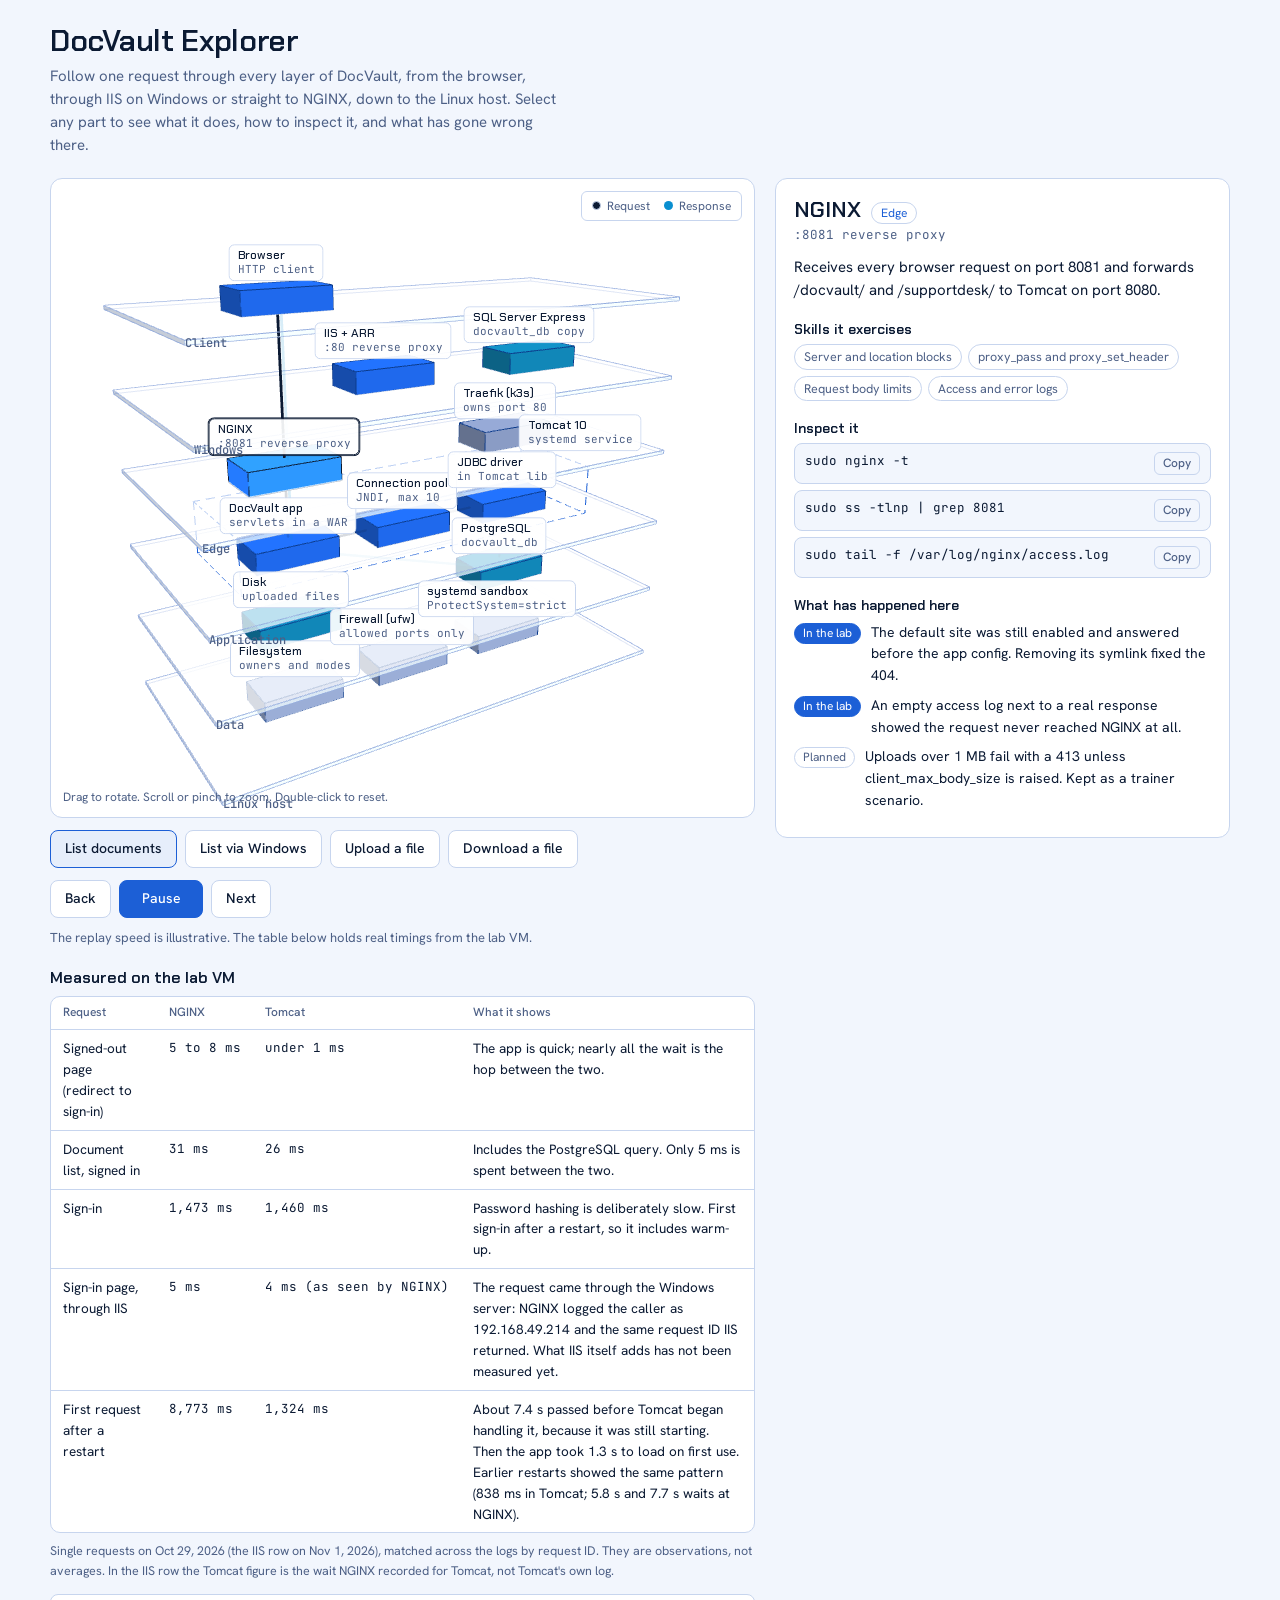
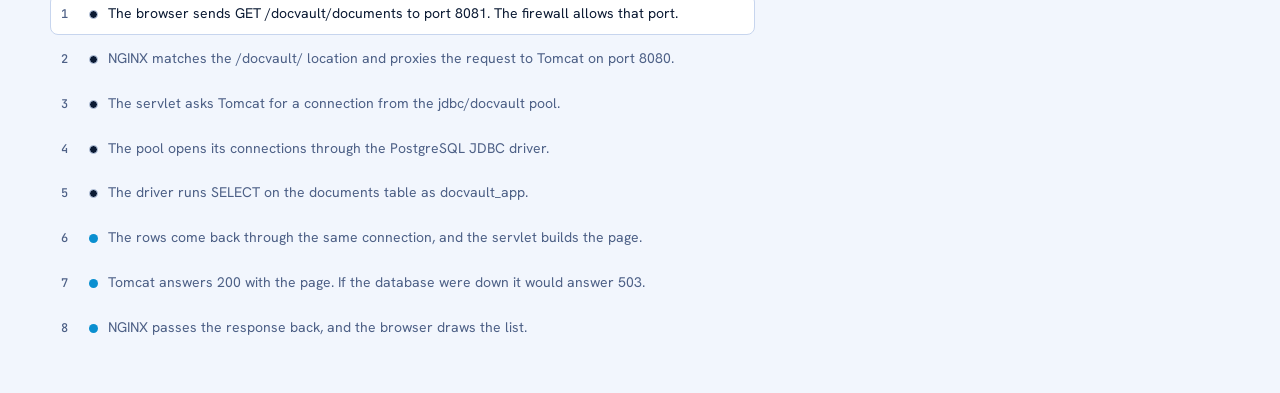
<file: docs/index.html>
<!doctype html>
<html lang="en">
<head>
<meta charset="utf-8">
<meta name="viewport" content="width=device-width, initial-scale=1, viewport-fit=cover">
<meta name="description" content="Interactive 3D walkthrough of how requests flow through DocVault: the Windows route through IIS, NGINX, Tomcat, PostgreSQL and Linux.">
<title>DocVault Explorer</title>
<link rel="stylesheet" href="https://fonts.googleapis.com/css2?family=Chakra+Petch:wght@500;600&family=Hanken+Grotesk:wght@400;500&family=JetBrains+Mono:wght@400;500&display=swap">
<style>
/* Layout: 3D layer stack on the left with a replayable request path beneath it, node details on the right. Dark blue and black first, matching the DocVault app. */
:root {
  --display: "Chakra Petch", "Segoe UI", system-ui, sans-serif;
  --body: "Hanken Grotesk", system-ui, -apple-system, "Segoe UI", sans-serif;
  --mono: "JetBrains Mono", ui-monospace, "SF Mono", Consolas, monospace;
  --bg: #02050b;
  --panel: #06101f;
  --panel-hi: #0a1a35;
  --line: #12264a;
  --text: #d6e3ff;
  --muted: #8ea3cc;
  --blue: #2b7fff;
  --frost: #7dbbff;
  --on-blue: #02050b;
  --chip: rgba(6, 16, 31, 0.86);
  --slab: #0a1a35;
  --slab-edge: #24477f;
  --n-req: #2b7fff;
  --n-data: #7dbbff;
  --n-ext: #44547a;
  --n-os: #33466e;
  --n-edge: #a9ccff;
  --p-req: #ffffff;
  --p-res: #35d4ff;
  --sel: #ffffff;
  color-scheme: dark;
}
@media (prefers-color-scheme: light) {
  :root:not([data-theme="dark"]) {
    --bg: #f2f6fd;
    --panel: #ffffff;
    --panel-hi: #e6eefb;
    --line: #c7d5ee;
    --text: #0b1a33;
    --muted: #4d6086;
    --blue: #1c5fd6;
    --frost: #1c5fd6;
    --on-blue: #ffffff;
    --chip: rgba(255, 255, 255, 0.92);
    --slab: #dde8fb;
    --slab-edge: #93acde;
    --n-req: #1c5fd6;
    --n-data: #0f7aa6;
    --n-ext: #7d8db2;
    --n-os: #8c9dc2;
    --n-edge: #0b3a8a;
    --p-req: #0b1a33;
    --p-res: #0a8fd0;
    --sel: #0b1a33;
    color-scheme: light;
  }
}
:root[data-theme="light"] {
  --bg: #f2f6fd;
  --panel: #ffffff;
  --panel-hi: #e6eefb;
  --line: #c7d5ee;
  --text: #0b1a33;
  --muted: #4d6086;
  --blue: #1c5fd6;
  --frost: #1c5fd6;
  --on-blue: #ffffff;
  --chip: rgba(255, 255, 255, 0.92);
  --slab: #dde8fb;
  --slab-edge: #93acde;
  --n-req: #1c5fd6;
  --n-data: #0f7aa6;
  --n-ext: #7d8db2;
  --n-os: #8c9dc2;
  --n-edge: #0b3a8a;
  --p-req: #0b1a33;
  --p-res: #0a8fd0;
  --sel: #0b1a33;
  color-scheme: light;
}

* { box-sizing: border-box; }
body {
  margin: 0;
  background: var(--bg);
  color: var(--text);
  font: 15px/1.55 var(--body);
  padding-block: 24px 44px;
  padding-left: max(16px, env(safe-area-inset-left, 0px));
  padding-right: max(16px, env(safe-area-inset-right, 0px));
}
.wrap { max-width: 1180px; margin: 0 auto; }
h1 { margin: 0 0 6px; font: 600 30px/1.15 var(--display); letter-spacing: -0.01em; text-wrap: balance; }
.lede { margin: 0 0 20px; max-width: 64ch; color: var(--muted); }
.grid { display: grid; grid-template-columns: minmax(0, 1.55fr) minmax(0, 1fr); gap: 20px; align-items: start; }
.left, .detail { min-width: 0; }
.sr { position: absolute; width: 1px; height: 1px; overflow: hidden; clip: rect(0 0 0 0); white-space: nowrap; }

.viewport { position: relative; height: clamp(380px, 66vw, 640px); background: var(--panel); border: 1px solid var(--line); border-radius: 12px; overflow: hidden; touch-action: pan-y; }
#gl { display: block; width: 100%; height: 100%; }
#labels { position: absolute; inset: 0; pointer-events: none; overflow: hidden; }
.lbl {
  position: absolute; left: 0; top: 0; pointer-events: auto; cursor: pointer; white-space: nowrap; will-change: transform;
  background: var(--chip); color: var(--text); border: 1px solid var(--line); border-radius: 6px; padding: 3px 8px;
  font: 500 12px/1.25 var(--display); text-align: left;
}
.lbl small { display: block; font: 400 11px/1.25 var(--mono); color: var(--muted); }
.lbl:hover { border-color: var(--blue); }
.lbl[aria-pressed="true"] { border-color: var(--sel); box-shadow: 0 0 0 1px var(--sel); }
.layer-name { position: absolute; left: 0; top: 0; pointer-events: none; white-space: nowrap; font: 500 12px/1 var(--mono); color: var(--muted); }
.legend { position: absolute; top: 12px; right: 12px; display: flex; gap: 14px; padding: 5px 10px; background: var(--chip); border: 1px solid var(--line); border-radius: 6px; font-size: 12px; color: var(--muted); }
.legend span { display: inline-flex; align-items: center; gap: 6px; }
.sw, .dir { display: inline-block; width: 9px; height: 9px; border-radius: 50%; flex: none; }
.sw.req, .dir.req { background: var(--p-req); border: 1px solid var(--line); }
.sw.res, .dir.res { background: var(--p-res); }
.hint { position: absolute; left: 12px; bottom: 10px; margin: 0; font-size: 12px; color: var(--muted); }
.nogl { position: absolute; inset: 0; display: grid; place-items: center; margin: 0; padding: 24px; text-align: center; color: var(--muted); }

.controls { display: flex; flex-wrap: wrap; gap: 12px 16px; align-items: center; justify-content: space-between; margin-top: 12px; }
.seg, .play { display: flex; flex-wrap: wrap; gap: 8px; }
.btn { min-height: 38px; padding: 8px 14px; font: 500 14px/1.2 var(--body); color: var(--text); background: var(--panel); border: 1px solid var(--line); border-radius: 8px; cursor: pointer; }
.btn:hover { border-color: var(--blue); }
.btn[aria-pressed="true"] { background: var(--panel-hi); border-color: var(--blue); }
.btn.primary { color: var(--on-blue); background: var(--blue); border-color: var(--blue); min-width: 84px; }
:focus-visible { outline: 2px solid var(--frost); outline-offset: 2px; }
.replay-note { margin: 10px 0 0; font-size: 13px; color: var(--muted); max-width: 70ch; }

.steps { list-style: none; counter-reset: s; margin: 14px 0 0; padding: 0; display: grid; gap: 4px; }
.steps li { counter-increment: s; }
.step { display: flex; gap: 10px; align-items: flex-start; width: 100%; padding: 8px 10px; text-align: left; font: 400 14px/1.45 var(--body); color: var(--muted); background: transparent; border: 1px solid transparent; border-radius: 8px; cursor: pointer; }
.step::before { content: counter(s); min-width: 1.5em; font: 500 12px/1.9 var(--mono); color: var(--muted); }
.step .dir { margin-top: 7px; }
.step:hover { color: var(--text); }
.step[aria-current="step"] { color: var(--text); background: var(--panel); border-color: var(--line); }

.detail { position: sticky; top: 16px; padding: 18px; background: var(--panel); border: 1px solid var(--line); border-radius: 12px; }
.d-head { display: flex; flex-wrap: wrap; align-items: baseline; gap: 4px 10px; }
.detail h2 { margin: 0; font: 600 22px/1.2 var(--display); }
.layer-chip { padding: 1px 9px; font-size: 12px; color: var(--frost); border: 1px solid var(--line); border-radius: 999px; }
.d-sub { margin: 2px 0 0; font: 400 12.5px/1.4 var(--mono); color: var(--muted); }
.what { margin: 12px 0 0; }
.detail h3 { margin: 18px 0 6px; font: 600 14px/1.3 var(--display); color: var(--text); }
.chips { display: flex; flex-wrap: wrap; gap: 6px; list-style: none; margin: 0; padding: 0; }
.chips li { padding: 2px 9px; font-size: 12.5px; color: var(--muted); border: 1px solid var(--line); border-radius: 999px; }
.cmd { display: flex; gap: 8px; align-items: flex-start; margin: 6px 0; padding: 8px 10px; background: var(--bg); border: 1px solid var(--line); border-radius: 8px; }
.cmd code { flex: 1; min-width: 0; font: 400 12.5px/1.5 var(--mono); overflow-wrap: anywhere; }
.copy { flex: none; padding: 2px 8px; font: 500 12px/1.4 var(--body); color: var(--muted); background: transparent; border: 1px solid var(--line); border-radius: 6px; cursor: pointer; }
.copy:hover { color: var(--text); border-color: var(--blue); }
.note { display: flex; gap: 10px; align-items: flex-start; margin: 8px 0; font-size: 14px; }
.tag { flex: none; margin-top: 1px; padding: 0 8px; font-size: 12px; line-height: 1.6; border-radius: 999px; border: 1px solid var(--line); color: var(--muted); }
.tag.seen { color: var(--on-blue); background: var(--blue); border-color: var(--blue); }

.obs { margin-top: 20px; }
.obs h2 { margin: 0 0 8px; font: 600 16px/1.3 var(--display); }
.obs-wrap { overflow-x: auto; border: 1px solid var(--line); border-radius: 10px; background: var(--panel); }
.obs table { width: 100%; min-width: 560px; border-collapse: collapse; font-size: 13.5px; }
.obs th, .obs td { padding: 8px 12px; text-align: left; vertical-align: top; border-bottom: 1px solid var(--line); }
.obs th { color: var(--muted); font: 500 12px/1.3 var(--body); }
.obs tbody tr:last-child td { border-bottom: 0; }
.obs td:nth-child(2), .obs td:nth-child(3) { font-family: var(--mono); font-size: 12.5px; white-space: nowrap; }
.obs-note { margin: 8px 0 0; font-size: 12.5px; color: var(--muted); }

@media (max-width: 860px) {
  .grid { grid-template-columns: minmax(0, 1fr); }
  .detail { position: static; }
  .viewport { height: clamp(360px, 104vw, 520px); }
  .lbl small { display: none; }
  .legend { top: 8px; right: 8px; }
}
@media (prefers-reduced-motion: reduce) {
  * { transition: none !important; scroll-behavior: auto !important; }
}
</style>

<style>[hidden]{display:none!important}</style>
</head>
<body>
<div class="wrap">
  <header>
    <h1>DocVault Explorer</h1>
    <p class="lede">Follow one request through every layer of DocVault, from the browser, through IIS on Windows or straight to NGINX, down to the Linux host. Select any part to see what it does, how to inspect it, and what has gone wrong there.</p>
  </header>

  <div class="grid">
    <section class="left" aria-label="Request path">
      <div class="viewport" id="viewport">
        <canvas id="gl" role="img" aria-label="3D model of the DocVault stack, with six layers: the browser, the Windows server, NGINX, Tomcat, PostgreSQL and the Linux host"></canvas>
        <div id="labels"></div>
        <div class="legend" aria-hidden="true"><span><i class="sw req"></i>Request</span><span><i class="sw res"></i>Response</span></div>
        <p class="hint">Drag to rotate. Scroll or pinch to zoom. Double-click to reset.</p>
        <p class="nogl" id="nogl" hidden>The 3D view needs WebGL, which this browser has turned off. The steps and details still work.</p>
      </div>
      <div class="controls">
        <div class="seg" id="scen" role="group" aria-label="Request type"></div>
        <div class="play">
          <button class="btn" id="back" type="button">Back</button>
          <button class="btn primary" id="play" type="button">Play</button>
          <button class="btn" id="next" type="button">Next</button>
        </div>
      </div>
      <p class="replay-note">The replay speed is illustrative. The table below holds real timings from the lab VM.</p>
      <section class="obs" aria-labelledby="obs-h">
        <h2 id="obs-h">Measured on the lab VM</h2>
        <div class="obs-wrap">
          <table>
            <thead><tr><th>Request</th><th>NGINX</th><th>Tomcat</th><th>What it shows</th></tr></thead>
            <tbody>
              <tr><td>Signed-out page (redirect to sign-in)</td><td>5 to 8 ms</td><td>under 1 ms</td><td>The app is quick; nearly all the wait is the hop between the two.</td></tr>
              <tr><td>Document list, signed in</td><td>31 ms</td><td>26 ms</td><td>Includes the PostgreSQL query. Only 5 ms is spent between the two.</td></tr>
              <tr><td>Sign-in</td><td>1,473 ms</td><td>1,460 ms</td><td>Password hashing is deliberately slow. First sign-in after a restart, so it includes warm-up.</td></tr>
              <tr><td>Sign-in page, through IIS</td><td>5 ms</td><td>4 ms (as seen by NGINX)</td><td>The request came through the Windows server: NGINX logged the caller as 192.168.49.214 and the same request ID IIS returned. What IIS itself adds has not been measured yet.</td></tr>
              <tr><td>First request after a restart</td><td>8,773 ms</td><td>1,324 ms</td><td>About 7.4 s passed before Tomcat began handling it, because it was still starting. Then the app took 1.3 s to load on first use. Earlier restarts showed the same pattern (838 ms in Tomcat; 5.8 s and 7.7 s waits at NGINX).</td></tr>
            </tbody>
          </table>
        </div>
        <p class="obs-note">Single requests on Oct 29, 2026 (the IIS row on Nov 1, 2026), matched across the logs by request ID. They are observations, not averages. In the IIS row the Tomcat figure is the wait NGINX recorded for Tomcat, not Tomcat's own log.</p>
      </section>
      <ol class="steps" id="steps"></ol>
    </section>
    <aside class="detail" id="detail" aria-label="Details for the selected part"></aside>
  </div>
</div>

<script src="three.min.js"></script>
<script>
(function () {
  'use strict';

  var RM = !!(window.matchMedia && matchMedia('(prefers-reduced-motion: reduce)').matches);
  var NODE_H = 0.6;
  var CENTER_Y = 1.1;

  var LAYERS = [
    { id: 'client', name: 'Client', y: 6.6 },
    { id: 'win', name: 'Windows', y: 4.4 },
    { id: 'edge', name: 'Edge', y: 2.2 },
    { id: 'app', name: 'Application', y: 0 },
    { id: 'data', name: 'Data', y: -2.2 },
    { id: 'os', name: 'Linux host', y: -4.4 }
  ];
  var LAYER_BY_ID = {};
  LAYERS.forEach(function (l) { LAYER_BY_ID[l.id] = l; });

  var NODES = {
    browser: {
      layer: 'client', x: -3.6, role: 'req', title: 'Browser', sub: 'HTTP client',
      what: 'Sends HTTP requests to NGINX on port 8081 and follows the redirects it gets back.',
      skills: ['HTTP methods and status codes', 'Request and response headers', 'Redirects'],
      inspect: [
        'curl -i http://<server-ip>:8081/docvault/documents',
        'curl -s -i -F "title=Test" -F "file=@/tmp/hello.txt" http://<server-ip>:8081/docvault/documents | grep -i location'
      ],
      notes: [{ kind: 'seen', text: 'After an upload the browser landed on a 404. The redirect had lost its port because NGINX passed Host $host. Switching to $http_host fixed it.' }]
    },
    nginx: {
      layer: 'edge', x: -3.6, role: 'req', title: 'NGINX', sub: ':8081 reverse proxy',
      what: 'Receives every browser request on port 8081 and forwards /docvault/ and /supportdesk/ to Tomcat on port 8080.',
      skills: ['Server and location blocks', 'proxy_pass and proxy_set_header', 'Request body limits', 'Access and error logs'],
      inspect: [
        'sudo nginx -t',
        'sudo ss -tlnp | grep 8081',
        'sudo tail -f /var/log/nginx/access.log'
      ],
      notes: [
        { kind: 'seen', text: 'The default site was still enabled and answered before the app config. Removing its symlink fixed the 404.' },
        { kind: 'seen', text: 'An empty access log next to a real response showed the request never reached NGINX at all.' },
        { kind: 'planned', text: 'Uploads over 1 MB fail with a 413 unless client_max_body_size is raised. Kept as a trainer scenario.' }
      ]
    },
    traefik: {
      layer: 'edge', x: 3.6, role: 'ext', title: 'Traefik (k3s)', sub: 'owns port 80',
      what: 'The ingress controller that ships with k3s. It claims port 80 on the server address, which is why NGINX listens on 8081.',
      skills: ['Kubernetes services and ingress', 'iptables NAT rules', 'Port conflicts across layers'],
      inspect: [
        'sudo kubectl get svc -A | grep traefik',
        'sudo iptables -t nat -L -n | grep 80',
        'sudo ss -tlnp | grep ":80 "'
      ],
      notes: [{ kind: 'seen', text: 'NGINX on port 80 returned a Go-style 404. ss showed NGINX bound, but a DNAT rule sent the traffic to Traefik first.' }]
    },
    iis: {
      layer: 'win', x: -0.6, role: 'req', title: 'IIS + ARR', sub: ':80 reverse proxy',
      what: 'The Windows web server on WINWEB01 (192.168.49.214). It runs no app of its own. A URL Rewrite rule sends anything under /docvault/ on to NGINX on the Linux VM (192.168.49.172:8081), and Application Request Routing (ARR) does the forwarding.',
      skills: ['Reverse proxy with URL Rewrite and ARR', 'IIS sites and bindings', 'Static IP and DNS on Windows', 'Testing a port with Test-NetConnection'],
      inspect: [
        'Get-Website',
        '(Invoke-WebRequest http://localhost/docvault/login -UseBasicParsing).Headers[\'X-Request-ID\']',
        'Get-WebConfigurationProperty -PSPath \'MACHINE/WEBROOT/APPHOST\' -Filter system.webServer/proxy -Name enabled',
        'Test-NetConnection 192.168.49.172 -Port 8081'
      ],
      notes: [
        { kind: 'seen', text: 'After DHCP was turned off the server had no address. From another PC, Test-NetConnection failed with DestinationHostUnreachable: nobody answered for that address. Setting the address again from the VM console fixed it.' },
        { kind: 'seen', text: 'A domain join failed with "domain does not exist or could not be contacted". DNS pointed at the router, not the domain controller. Port 389 being open only proved the controller was reachable. The join was not needed here, so it was skipped.' },
        { kind: 'seen', text: 'Test-NetConnection LINUXIP failed with "Name resolution failed": the placeholder had been typed as a real name.' },
        { kind: 'seen', text: 'Stopped the IIS site on purpose. Ping still worked but port 80 refused, while port 8081 on Linux answered, which placed the fault in the IIS layer. Get-Website showed Stopped. Start-Website fixed it. Run from the server itself; the view from another PC was not captured.' }
      ]
    },
    mssql: {
      layer: 'win', x: 4.4, role: 'data', title: 'SQL Server Express', sub: 'docvault_db copy',
      what: 'SQL Server 2019 Express on WINWEB01 holds a practice copy of the three DocVault tables, loaded from PostgreSQL by a script. Password hashes are not copied. The live app still uses PostgreSQL.',
      skills: ['T-SQL joins and aggregates', 'PostgreSQL versus T-SQL syntax (LIMIT or TOP, BOOLEAN or BIT)', 'IDENTITY columns and keeping ids on load', 'Windows authentication with sqlcmd'],
      inspect: [
        'Get-Service \'MSSQL$SQLEXPRESS\'',
        'sqlcmd -S .\\SQLEXPRESS -E -Q "SELECT @@VERSION"',
        'sqlcmd -S .\\SQLEXPRESS -E -d docvault_db -Q "SELECT COUNT(*) FROM documents"'
      ],
      notes: [
        { kind: 'seen', text: 'sqlcmd was installed but not found by name until a new PowerShell window was opened. The full path under Client SDK\\ODBC\\170\\Tools\\Binn worked at once.' },
        { kind: 'seen', text: 'The same permission rule gives the same answer in T-SQL as in the app: alice sees 2 documents on both sides. A LIKE title search finds the same 2 rows as PostgreSQL search for "redirect", but would miss word forms such as "redirects".' },
        { kind: 'seen', text: 'Stopped the SQL Server service on purpose. sqlcmd failed with "Error Locating Server/Instance Specified" and "Login timeout expired", which reads like a network problem, but Get-Service showed Stopped. The DocVault web app kept working, because it uses PostgreSQL on Linux and not this copy. Start-Service fixed it.' }
      ]
    },
    tomcat: {
      layer: 'app', frame: true, role: 'req', title: 'Tomcat 10', sub: 'systemd service',
      what: 'Runs the DocVault and SupportDesk web apps and owns the database connection pool. Ubuntu starts it inside a sandbox.',
      skills: ['WAR deployment', 'JNDI resources', 'catalina.out and journalctl', 'JAVA_OPTS and heap size'],
      inspect: [
        'sudo systemctl status tomcat10',
        'sudo journalctl -u tomcat10 --since "10 minutes ago"',
        'sudo tail -50 /var/log/tomcat10/catalina.out'
      ],
      notes: [
        { kind: 'seen', text: 'Uploads need a writable path. The sandbox allows only three, so /var/lib/docvault was added with a systemd drop-in.' },
        { kind: 'seen', text: 'In the earlier lab, a malformed web.xml stopped one app from deploying. Reloading just that context fixed it.' },
        { kind: 'seen', text: 'In the earlier lab, a JAVA_OPTS heap of 8 MB caused memory errors at startup.' }
      ]
    },
    app: {
      layer: 'app', x: -3.6, role: 'req', title: 'DocVault app', sub: 'servlets in a WAR',
      what: 'Lists, uploads, and downloads documents. It saves the file first, then the database row, and removes the file again if the row fails.',
      skills: ['Java servlets', 'Maven packaging', 'Honest status codes: 200, 302, 404, 503'],
      inspect: [
        'curl -i http://localhost:8080/docvault/documents',
        'sudo ls -l /var/lib/tomcat10/webapps/'
      ],
      notes: [{ kind: 'planned', text: 'A record that exists while its file is missing returns a 404 with its own message. Kept as a trainer scenario.' }]
    },
    pool: {
      layer: 'app', x: 0, role: 'req', title: 'Connection pool', sub: 'JNDI, max 10',
      what: 'Tomcat keeps up to 10 database connections open and hands one to each request. A request waits 5 seconds for a free one.',
      skills: ['JNDI resources', 'Pool size and timeouts', 'Keeping passwords out of code'],
      inspect: [
        'sudo ls -l /etc/tomcat10/Catalina/localhost/docvault.xml',
        'sudo -u postgres psql -c "SELECT usename, state FROM pg_stat_activity;"'
      ],
      notes: [{ kind: 'planned', text: 'Pool exhausted: requests wait 5 seconds, then fail with a 503. Kept as a trainer scenario.' }]
    },
    driver: {
      layer: 'app', x: 3.6, role: 'req', title: 'JDBC driver', sub: 'in Tomcat lib',
      what: 'The PostgreSQL client jar that lets Java talk to the database. It sits in Tomcat\'s lib folder so the pool can load it.',
      skills: ['Classpath and class loaders', 'Driver and URL mismatches'],
      inspect: [
        'ls -l /var/lib/tomcat10/lib/postgresql.jar',
        'sudo grep -i driver /var/log/tomcat10/catalina.out'
      ],
      notes: [{ kind: 'seen', text: 'In the earlier lab, a misplaced driver caused "no suitable driver found".' }]
    },
    pg: {
      layer: 'data', x: 3.6, role: 'data', title: 'PostgreSQL', sub: 'docvault_db',
      what: 'Stores document metadata in three tables. The app user can read and write rows but cannot change the schema.',
      skills: ['Foreign keys and joins', 'GIN index for full-text search', 'Least-privilege users', 'pg_hba.conf authentication'],
      inspect: [
        'psql -U docvault_app -d docvault_db -h localhost -c "\\dt"',
        'sudo ss -tlnp | grep 5432'
      ],
      notes: [
        { kind: 'seen', text: 'The app user is denied CREATE TABLE, which shows the least-privilege setup works.' },
        { kind: 'seen', text: 'In the earlier lab, pg_hba.conf rejected a connection until its auth line was fixed.' },
        { kind: 'planned', text: 'Slow search after dropping the index. Kept as a trainer scenario.' }
      ]
    },
    disk: {
      layer: 'data', x: -3.6, role: 'data', title: 'Disk', sub: 'uploaded files',
      what: 'Holds the file bytes under /var/lib/docvault/files. The database row stores only the path.',
      skills: ['Ownership and modes', 'Free space and inodes', 'Backups'],
      inspect: [
        'sudo ls -l /var/lib/docvault/files',
        'df -h /var/lib/docvault',
        'df -i /var/lib/docvault'
      ],
      notes: [{ kind: 'planned', text: 'Disk full, and a file deleted behind the app\'s back. Kept as trainer scenarios.' }]
    },
    fs: {
      layer: 'os', x: -3.6, role: 'os', title: 'Filesystem', sub: 'owners and modes',
      what: 'Decides who can read or write each path. Tomcat runs as its own user, so the upload folder is owned by tomcat with mode 750.',
      skills: ['chown and chmod', 'Reading ls -l', 'Service accounts'],
      inspect: [
        'ls -ld /var/lib/docvault /var/lib/docvault/files',
        'id tomcat'
      ],
      notes: [{ kind: 'seen', text: 'In the earlier lab, a nightly backup failed through three stacked permission problems, each hidden by the one before it.' }]
    },
    ufw: {
      layer: 'os', x: 0, role: 'os', title: 'Firewall (ufw)', sub: 'allowed ports only',
      what: 'Lets in only the ports on its list, such as SSH, Tomcat, Grafana, and NGINX. Everything else is dropped.',
      skills: ['Firewall rules', 'Local versus remote reachability'],
      inspect: [
        'sudo ufw status',
        'sudo ufw allow 8081/tcp'
      ],
      notes: [{ kind: 'seen', text: 'Grafana ran fine on the server but could not be reached from a browser until port 3000 was allowed.' }]
    },
    systemd: {
      layer: 'os', x: 3.6, role: 'os', title: 'systemd sandbox', sub: 'ProtectSystem=strict',
      what: 'Runs Tomcat with most of the filesystem read-only. Extra write paths are granted with a drop-in file.',
      skills: ['Unit files and drop-ins', 'daemon-reload', 'Service hardening'],
      inspect: [
        'systemctl cat tomcat10 | grep -E "ProtectSystem|ReadWritePaths"',
        'systemctl show tomcat10 -p ReadWritePaths'
      ],
      notes: [{ kind: 'seen', text: 'Added /var/lib/docvault as a writable path so uploads work.' }]
    }
  };

  var SCEN = {
    list: {
      label: 'List documents',
      steps: [
        { a: 'browser', b: 'nginx', dir: 'req', touch: ['ufw'], t: 'The browser sends GET /docvault/documents to port 8081. The firewall allows that port.' },
        { a: 'nginx', b: 'app', dir: 'req', t: 'NGINX matches the /docvault/ location and proxies the request to Tomcat on port 8080.' },
        { a: 'app', b: 'pool', dir: 'req', t: 'The servlet asks Tomcat for a connection from the jdbc/docvault pool.' },
        { a: 'pool', b: 'driver', dir: 'req', t: 'The pool opens its connections through the PostgreSQL JDBC driver.' },
        { a: 'driver', b: 'pg', dir: 'req', t: 'The driver runs SELECT on the documents table as docvault_app.' },
        { a: 'pg', b: 'app', dir: 'res', t: 'The rows come back through the same connection, and the servlet builds the page.' },
        { a: 'app', b: 'nginx', dir: 'res', t: 'Tomcat answers 200 with the page. If the database were down it would answer 503.' },
        { a: 'nginx', b: 'browser', dir: 'res', t: 'NGINX passes the response back, and the browser draws the list.' }
      ]
    },
    listwin: {
      label: 'List via Windows',
      steps: [
        { a: 'browser', b: 'iis', dir: 'req', t: 'The browser sends GET /docvault/documents to WINWEB01 on port 80. IIS accepts it.' },
        { a: 'iis', b: 'nginx', dir: 'req', touch: ['ufw'], t: 'The URL Rewrite rule matches the /docvault path and ARR forwards the request to NGINX on the Linux VM, port 8081. NGINX creates the request ID here.' },
        { a: 'nginx', b: 'app', dir: 'req', t: 'From here the route is the same as a direct request: NGINX proxies to Tomcat on port 8080.' },
        { a: 'app', b: 'pool', dir: 'req', t: 'The servlet asks Tomcat for a connection from the jdbc/docvault pool.' },
        { a: 'pool', b: 'driver', dir: 'req', t: 'The pool opens its connections through the PostgreSQL JDBC driver.' },
        { a: 'driver', b: 'pg', dir: 'req', t: 'The driver runs SELECT on the documents table as docvault_app.' },
        { a: 'pg', b: 'app', dir: 'res', t: 'The rows come back and the servlet builds the page.' },
        { a: 'app', b: 'nginx', dir: 'res', t: 'Tomcat answers 200 with the page. NGINX adds the X-Request-ID header.' },
        { a: 'nginx', b: 'iis', dir: 'res', t: 'NGINX returns the page to IIS. In its log the caller is 192.168.49.214, the Windows server, not the browser.' },
        { a: 'iis', b: 'browser', dir: 'res', t: 'IIS passes the response back unchanged. The browser only ever talks to IIS.' }
      ]
    },
    upload: {
      label: 'Upload a file',
      steps: [
        { a: 'browser', b: 'nginx', dir: 'req', touch: ['ufw'], t: 'The browser POSTs the file to port 8081. NGINX accepts bodies up to 25 MB.' },
        { a: 'nginx', b: 'app', dir: 'req', t: 'NGINX forwards the multipart request to the servlet and keeps the Host header with its port.' },
        { a: 'app', b: 'disk', dir: 'req', touch: ['systemd', 'fs'], t: 'The servlet writes the file to /var/lib/docvault/files as the tomcat user. The systemd sandbox allows that path.' },
        { a: 'app', b: 'pool', dir: 'req', t: 'It then asks the pool for a database connection.' },
        { a: 'pool', b: 'driver', dir: 'req', t: 'The pool uses the JDBC driver to reach PostgreSQL.' },
        { a: 'driver', b: 'pg', dir: 'req', t: 'The driver runs INSERT with the title, file name, size, and storage path.' },
        { a: 'pg', b: 'app', dir: 'res', t: 'The row is saved. If this step failed, the servlet would delete the file again.' },
        { a: 'app', b: 'nginx', dir: 'res', t: 'Tomcat answers 302 with a Location header that points back to the list page.' },
        { a: 'nginx', b: 'browser', dir: 'res', t: 'The browser follows the redirect to the list and shows the upload message.' }
      ]
    },
    download: {
      label: 'Download a file',
      steps: [
        { a: 'browser', b: 'nginx', dir: 'req', touch: ['ufw'], t: 'The browser sends GET /docvault/download?id=1 to port 8081.' },
        { a: 'nginx', b: 'app', dir: 'req', t: 'NGINX proxies the request to the download servlet on Tomcat.' },
        { a: 'app', b: 'pool', dir: 'req', t: 'The servlet takes a connection from the pool to look the document up.' },
        { a: 'pool', b: 'driver', dir: 'req', t: 'The pool reaches the database through the JDBC driver.' },
        { a: 'driver', b: 'pg', dir: 'req', t: 'The driver runs SELECT on the row with that ID.' },
        { a: 'pg', b: 'app', dir: 'res', t: 'The row returns the path of the stored file.' },
        { a: 'app', b: 'disk', dir: 'req', touch: ['fs'], t: 'The servlet reads that path from disk. If the row exists but the file does not, it answers 404 with its own message.' },
        { a: 'app', b: 'nginx', dir: 'res', t: 'The servlet streams the file back with a Content-Disposition header.' },
        { a: 'nginx', b: 'browser', dir: 'res', t: 'NGINX passes the bytes along, and the browser saves the file.' }
      ]
    }
  };

  function $(id) { return document.getElementById(id); }
  function el(tag, cls, text) {
    var e = document.createElement(tag);
    if (cls) e.className = cls;
    if (text != null) e.textContent = text;
    return e;
  }
  function clamp(v, a, b) { return Math.max(a, Math.min(b, v)); }
  function ease(p) { return p < 0.5 ? 2 * p * p : 1 - Math.pow(-2 * p + 2, 2) / 2; }
  function nodeWorld(id) {
    var n = NODES[id];
    return { x: n.x, y: LAYER_BY_ID[n.layer].y + 0.05 + NODE_H / 2, z: 0 };
  }

  var cur = 'list';
  var step = 0;
  var p = 0;
  var active = false;
  var playing = false;
  var waiting = false;
  var waitT = 0;
  var selected = 'nginx';
  var dirty = true;

  var view = { az: -0.55, el: 0.38, zoom: 1 };
  var G = null;

  var labelsEl = $('labels');
  var labelBtns = {};
  var layerLabels = [];

  Object.keys(NODES).forEach(function (id) {
    var n = NODES[id];
    var b = el('button', 'lbl');
    b.type = 'button';
    b.setAttribute('aria-pressed', 'false');
    b.appendChild(document.createTextNode(n.title));
    b.appendChild(el('small', null, n.sub));
    b.addEventListener('click', function () { select(id); });
    labelsEl.appendChild(b);
    labelBtns[id] = b;
  });
  LAYERS.forEach(function (l) {
    var s = el('span', 'layer-name', l.name);
    labelsEl.appendChild(s);
    layerLabels.push({ el: s, layer: l });
  });

  var scenEl = $('scen');
  var scenBtns = {};
  Object.keys(SCEN).forEach(function (k) {
    var b = el('button', 'btn', SCEN[k].label);
    b.type = 'button';
    b.addEventListener('click', function () { setScenario(k); });
    scenEl.appendChild(b);
    scenBtns[k] = b;
  });

  var stepsEl = $('steps');
  var playBtn = $('play');

  function renderSteps() {
    stepsEl.textContent = '';
    SCEN[cur].steps.forEach(function (s, i) {
      var li = el('li');
      var b = el('button', 'step');
      b.type = 'button';
      var d = el('i', 'dir ' + s.dir);
      var hid = el('span', 'sr', s.dir === 'res' ? 'Response. ' : 'Request. ');
      b.appendChild(d);
      b.appendChild(hid);
      b.appendChild(document.createTextNode(s.t));
      b.addEventListener('click', function () { go(i); });
      li.appendChild(b);
      stepsEl.appendChild(li);
    });
    markStep();
  }
  function markStep() {
    var items = stepsEl.querySelectorAll('.step');
    for (var i = 0; i < items.length; i++) {
      if (i === step) items[i].setAttribute('aria-current', 'step');
      else items[i].removeAttribute('aria-current');
    }
  }
  function updateControls() {
    playBtn.textContent = playing ? 'Pause' : 'Play';
    Object.keys(scenBtns).forEach(function (k) {
      scenBtns[k].setAttribute('aria-pressed', k === cur ? 'true' : 'false');
    });
  }

  function glowNode(id) {
    if (G && G.nodes[id]) G.nodes[id].glow = 1;
    dirty = true;
  }
  function arrive() {
    var s = SCEN[cur].steps[step];
    if (s) glowNode(s.b);
    var last = SCEN[cur].steps.length - 1;
    if (playing && step < last) {
      waiting = true;
      waitT = RM ? 0.01 : 0.35;
    } else {
      playing = false;
      updateControls();
    }
  }
  function startStep(i) {
    step = i;
    var s = SCEN[cur].steps[i];
    (s.touch || []).forEach(glowNode);
    markStep();
    if (RM) {
      p = 1;
      active = false;
      arrive();
    } else {
      p = 0;
      active = true;
    }
    dirty = true;
  }
  function go(i) {
    var last = SCEN[cur].steps.length - 1;
    playing = false;
    waiting = false;
    startStep(clamp(i, 0, last));
    updateControls();
  }
  function play() {
    if (playing) {
      playing = false;
      waiting = false;
      updateControls();
      return;
    }
    var last = SCEN[cur].steps.length - 1;
    playing = true;
    if (!active) {
      if (p >= 1) startStep(step >= last ? 0 : step + 1);
      else startStep(step);
    }
    updateControls();
  }
  function setScenario(k) {
    cur = k;
    playing = false;
    waiting = false;
    active = false;
    step = 0;
    p = 0;
    renderSteps();
    buildBeams();
    updateControls();
    dirty = true;
  }

  $('play').addEventListener('click', play);
  $('back').addEventListener('click', function () { go(step - 1); });
  $('next').addEventListener('click', function () { go(step + 1); });

  function copyText(txt, btn) {
    function done() {
      btn.textContent = 'Copied';
      setTimeout(function () { btn.textContent = 'Copy'; }, 1400);
    }
    function fallback() {
      var ta = document.createElement('textarea');
      ta.value = txt;
      ta.style.position = 'fixed';
      ta.style.opacity = '0';
      document.body.appendChild(ta);
      ta.select();
      try { if (document.execCommand('copy')) done(); } catch (e) { /* nothing to do */ }
      document.body.removeChild(ta);
    }
    try {
      navigator.clipboard.writeText(txt).then(done, fallback);
    } catch (e) {
      fallback();
    }
  }

  var detailEl = $('detail');
  function renderDetail(id) {
    var n = NODES[id];
    detailEl.textContent = '';
    var head = el('div', 'd-head');
    head.appendChild(el('h2', null, n.title));
    head.appendChild(el('span', 'layer-chip', LAYER_BY_ID[n.layer].name));
    detailEl.appendChild(head);
    detailEl.appendChild(el('p', 'd-sub', n.sub));
    detailEl.appendChild(el('p', 'what', n.what));

    detailEl.appendChild(el('h3', null, 'Skills it exercises'));
    var ul = el('ul', 'chips');
    n.skills.forEach(function (s) { ul.appendChild(el('li', null, s)); });
    detailEl.appendChild(ul);

    detailEl.appendChild(el('h3', null, 'Inspect it'));
    n.inspect.forEach(function (c) {
      var row = el('div', 'cmd');
      row.appendChild(el('code', null, c));
      var cb = el('button', 'copy', 'Copy');
      cb.type = 'button';
      cb.setAttribute('aria-label', 'Copy command');
      cb.addEventListener('click', function () { copyText(c, cb); });
      row.appendChild(cb);
      detailEl.appendChild(row);
    });

    detailEl.appendChild(el('h3', null, 'What has happened here'));
    n.notes.forEach(function (nt) {
      var row = el('div', 'note');
      row.appendChild(el('span', 'tag ' + nt.kind, nt.kind === 'seen' ? 'In the lab' : 'Planned'));
      row.appendChild(el('span', null, nt.text));
      detailEl.appendChild(row);
    });
  }
  function select(id) {
    selected = id;
    Object.keys(labelBtns).forEach(function (k) {
      labelBtns[k].setAttribute('aria-pressed', k === id ? 'true' : 'false');
    });
    renderDetail(id);
    dirty = true;
  }

  function tok(name) {
    return getComputedStyle(document.documentElement).getPropertyValue(name).trim();
  }
  function palette() {
    return {
      slab: tok('--slab'), slabEdge: tok('--slab-edge'),
      req: tok('--n-req'), data: tok('--n-data'), ext: tok('--n-ext'), os: tok('--n-os'),
      nEdge: tok('--n-edge'), pReq: tok('--p-req'), pRes: tok('--p-res'), sel: tok('--sel')
    };
  }

  function initGL() {
    var T = window.THREE;
    if (!T) return null;
    var renderer;
    try {
      renderer = new T.WebGLRenderer({ canvas: $('gl'), antialias: true, alpha: true });
    } catch (e) {
      return null;
    }
    renderer.setPixelRatio(Math.min(window.devicePixelRatio || 1, 2));
    var scene = new T.Scene();
    var camera = new T.PerspectiveCamera(40, 1, 0.1, 100);
    scene.add(new T.AmbientLight(0xffffff, 0.8));
    var dl = new T.DirectionalLight(0xffffff, 0.55);
    dl.position.set(4, 8, 6);
    scene.add(dl);

    var g = { T: T, renderer: renderer, scene: scene, camera: camera, nodes: {}, meshes: [], slabs: [], beams: [], frame: null, pulse: null, C: palette() };

    LAYERS.forEach(function (L) {
      var geo = new T.BoxGeometry(14, 0.1, 6.4);
      var mat = new T.MeshLambertMaterial({ color: g.C.slab, transparent: true, opacity: 0.72, depthWrite: false });
      var mesh = new T.Mesh(geo, mat);
      mesh.position.set(0, L.y, 0);
      scene.add(mesh);
      var em = new T.LineBasicMaterial({ color: g.C.slabEdge });
      var lines = new T.LineSegments(new T.EdgesGeometry(geo), em);
      lines.position.copy(mesh.position);
      scene.add(lines);
      g.slabs.push({ mat: mat, edge: em });
    });

    var appY = LAYER_BY_ID.app.y;
    var fgeo = new T.BoxGeometry(11.2, 1.5, 3.2);
    var fmat = new T.LineDashedMaterial({ color: g.C.req, dashSize: 0.28, gapSize: 0.16 });
    var frame = new T.LineSegments(new T.EdgesGeometry(fgeo), fmat);
    frame.computeLineDistances();
    frame.position.set(0, appY + 0.05 + 0.75, 0);
    scene.add(frame);
    g.frame = { mat: fmat };

    Object.keys(NODES).forEach(function (id) {
      var n = NODES[id];
      if (n.frame) return;
      var geo = new T.BoxGeometry(2.4, NODE_H, 1.3);
      var mat = new T.MeshLambertMaterial({ color: g.C[n.role], emissive: g.C[n.role], emissiveIntensity: 0 });
      var mesh = new T.Mesh(geo, mat);
      var w = nodeWorld(id);
      mesh.position.set(w.x, w.y, w.z);
      mesh.userData.id = id;
      var em = new T.LineBasicMaterial({ color: g.C.nEdge });
      mesh.add(new T.LineSegments(new T.EdgesGeometry(geo), em));
      scene.add(mesh);
      g.meshes.push(mesh);
      g.nodes[id] = { mesh: mesh, mat: mat, edge: em, glow: 0 };
    });

    var pulse = new T.Mesh(new T.SphereGeometry(0.2, 18, 14), new T.MeshBasicMaterial({ color: g.C.pReq }));
    scene.add(pulse);
    g.pulse = pulse;
    return g;
  }

  function applyTheme() {
    if (!G) return;
    G.C = palette();
    G.slabs.forEach(function (s) { s.mat.color.set(G.C.slab); s.edge.color.set(G.C.slabEdge); });
    Object.keys(G.nodes).forEach(function (id) {
      var n = G.nodes[id];
      var c = G.C[NODES[id].role];
      n.mat.color.set(c);
      n.mat.emissive.set(c);
    });
    dirty = true;
  }

  function endpoints(s) {
    var a = nodeWorld(s.a);
    var b = nodeWorld(s.b);
    var off = s.dir === 'res' ? 0.22 : 0;
    var T = G.T;
    return [new T.Vector3(a.x, a.y, a.z + off), new T.Vector3(b.x, b.y, b.z + off)];
  }
  function buildBeams() {
    if (!G) return;
    var T = G.T;
    G.beams.forEach(function (b) {
      G.scene.remove(b.mesh);
      b.mesh.geometry.dispose();
      b.mesh.material.dispose();
    });
    G.beams = [];
    SCEN[cur].steps.forEach(function (s) {
      var ends = endpoints(s);
      var A = ends[0];
      var B = ends[1];
      var len = A.distanceTo(B);
      var mat = new T.MeshBasicMaterial({ color: s.dir === 'res' ? G.C.pRes : G.C.pReq, transparent: true, opacity: 0.2, depthWrite: false });
      var mesh = new T.Mesh(new T.CylinderGeometry(0.035, 0.035, len, 6), mat);
      mesh.position.copy(A).add(B).multiplyScalar(0.5);
      mesh.quaternion.setFromUnitVectors(new T.Vector3(0, 1, 0), B.clone().sub(A).normalize());
      G.scene.add(mesh);
      G.beams.push({ mesh: mesh, mat: mat });
    });
  }

  function placeCamera() {
    if (!G) return;
    var aspect = G.camera.aspect || 1.6;
    var base = Math.max(21, 26.8 / aspect + 1.2);
    var d = base * view.zoom;
    var ce = Math.cos(view.el);
    G.camera.position.set(d * ce * Math.sin(view.az), d * Math.sin(view.el), d * ce * Math.cos(view.az));
    G.camera.lookAt(0, CENTER_Y, 0);
    dirty = true;
  }
  function resize() {
    if (!G) return;
    var vp = $('viewport');
    var w = vp.clientWidth;
    var h = vp.clientHeight;
    if (!w || !h) return;
    G.renderer.setSize(w, h, false);
    G.camera.aspect = w / h;
    G.camera.updateProjectionMatrix();
    placeCamera();
  }

  function project(v3) {
    var T = G.T;
    var v = new T.Vector3(v3.x, v3.y, v3.z).project(G.camera);
    var vp = $('viewport');
    return { x: (v.x * 0.5 + 0.5) * vp.clientWidth, y: (-v.y * 0.5 + 0.5) * vp.clientHeight, z: v.z };
  }
  function placeLabel(elm, pos) {
    var s = project(pos);
    elm.style.transform = 'translate(' + Math.round(s.x) + 'px,' + Math.round(s.y) + 'px) translate(-50%,-100%)';
    elm.style.visibility = s.z > 1 ? 'hidden' : 'visible';
  }
  function updateLabels() {
    Object.keys(NODES).forEach(function (id) {
      var n = NODES[id];
      var pos;
      if (n.frame) pos = { x: 5.2, y: LAYER_BY_ID.app.y + 2.1, z: 1.6 };
      else {
        var w = nodeWorld(id);
        pos = { x: w.x, y: w.y + NODE_H / 2 + 0.1, z: w.z };
      }
      placeLabel(labelBtns[id], pos);
    });
    layerLabels.forEach(function (l) {
      var s = project({ x: -7, y: l.layer.y, z: 3.2 });
      l.el.style.transform = 'translate(' + Math.round(s.x) + 'px,' + Math.round(s.y) + 'px) translate(0,-50%)';
    });
  }

  function draw() {
    if (!G) return;
    var steps = SCEN[cur].steps;
    var s = steps[step];
    G.beams.forEach(function (b, i) {
      b.mat.opacity = i === step ? 1 : (i < step ? 0.5 : 0.16);
    });
    var ends = endpoints(s);
    G.pulse.position.lerpVectors(ends[0], ends[1], ease(p));
    G.pulse.material.color.set(s.dir === 'res' ? G.C.pRes : G.C.pReq);
    Object.keys(G.nodes).forEach(function (id) {
      var n = G.nodes[id];
      var isSel = id === selected;
      n.mat.emissiveIntensity = n.glow * 0.85 + (isSel ? 0.12 : 0);
      n.edge.color.set(isSel ? G.C.sel : G.C.nEdge);
      var sc = isSel ? 1.08 : 1;
      n.mesh.scale.set(sc, sc, sc);
    });
    G.frame.mat.color.set(selected === 'tomcat' ? G.C.sel : G.C.req);
    G.renderer.render(G.scene, G.camera);
    updateLabels();
  }

  function update(dt) {
    if (active) {
      p += dt / 1.0;
      if (p >= 1) {
        p = 1;
        active = false;
        arrive();
      }
      dirty = true;
    }
    if (waiting) {
      waitT -= dt;
      if (waitT <= 0) {
        waiting = false;
        startStep(step + 1);
      }
    }
    if (G) {
      Object.keys(G.nodes).forEach(function (id) {
        var n = G.nodes[id];
        if (n.glow > 0) {
          n.glow = Math.max(0, n.glow - dt * 1.6);
          dirty = true;
        }
      });
    }
  }

  var last = performance.now();
  function frame(now) {
    var dt = Math.min(0.05, (now - last) / 1000);
    last = now;
    update(dt);
    if (dirty) {
      dirty = false;
      draw();
    }
    requestAnimationFrame(frame);
  }

  function pick(e) {
    if (!G) return;
    var T = G.T;
    var vp = $('viewport');
    var r = vp.getBoundingClientRect();
    var ndc = new T.Vector2(((e.clientX - r.left) / r.width) * 2 - 1, -((e.clientY - r.top) / r.height) * 2 + 1);
    var rc = new T.Raycaster();
    rc.setFromCamera(ndc, G.camera);
    var hit = rc.intersectObjects(G.meshes, false);
    if (hit.length) select(hit[0].object.userData.id);
  }

  function bindPointer() {
    var vp = $('viewport');
    var pts = new Map();
    var lastPinch = 0;
    var down = null;
    var moved = false;
    vp.addEventListener('pointerdown', function (e) {
      if (e.target.closest && e.target.closest('.lbl')) return;
      pts.set(e.pointerId, { x: e.clientX, y: e.clientY, type: e.pointerType });
      try { vp.setPointerCapture(e.pointerId); } catch (err) { /* capture is optional */ }
      down = { x: e.clientX, y: e.clientY };
      moved = false;
      lastPinch = 0;
    });
    vp.addEventListener('pointermove', function (e) {
      var pt = pts.get(e.pointerId);
      if (!pt) return;
      var dx = e.clientX - pt.x;
      var dy = e.clientY - pt.y;
      pt.x = e.clientX;
      pt.y = e.clientY;
      if (pts.size === 2) {
        var a = Array.from(pts.values());
        var d = Math.hypot(a[0].x - a[1].x, a[0].y - a[1].y);
        if (lastPinch && d) view.zoom = clamp(view.zoom * (lastPinch / d), 0.5, 1.6);
        lastPinch = d;
        moved = true;
        placeCamera();
        return;
      }
      if (down && Math.abs(e.clientX - down.x) + Math.abs(e.clientY - down.y) > 4) moved = true;
      view.az -= dx * 0.006;
      if (pt.type !== 'touch') view.el = clamp(view.el + dy * 0.005, -0.1, 1.3);
      placeCamera();
    });
    vp.addEventListener('pointerup', function (e) {
      var had = pts.has(e.pointerId);
      pts.delete(e.pointerId);
      lastPinch = 0;
      if (had && !moved && pts.size === 0) pick(e);
    });
    vp.addEventListener('pointercancel', function (e) {
      pts.delete(e.pointerId);
      lastPinch = 0;
    });
    vp.addEventListener('wheel', function (e) {
      e.preventDefault();
      view.zoom = clamp(view.zoom * Math.exp(e.deltaY * 0.001), 0.5, 1.6);
      placeCamera();
    }, { passive: false });
    vp.addEventListener('dblclick', function () {
      view.az = -0.55;
      view.el = 0.38;
      view.zoom = 1;
      placeCamera();
    });
  }

  function onTheme() {
    applyTheme();
    buildBeams();
  }

  G = initGL();
  if (!G) {
    $('nogl').hidden = false;
    $('gl').style.display = 'none';
    Object.keys(labelBtns).forEach(function (k) { labelBtns[k].style.display = 'none'; });
    layerLabels.forEach(function (l) { l.el.style.display = 'none'; });
  } else {
    bindPointer();
    if (window.ResizeObserver) new ResizeObserver(resize).observe($('viewport'));
    window.addEventListener('resize', resize);
    new MutationObserver(onTheme).observe(document.documentElement, { attributes: true, attributeFilter: ['data-theme'] });
    if (window.matchMedia) {
      var mq = matchMedia('(prefers-color-scheme: dark)');
      if (mq.addEventListener) mq.addEventListener('change', onTheme);
      else if (mq.addListener) mq.addListener(onTheme);
    }
  }

  select('nginx');
  setScenario('list');
  resize();
  requestAnimationFrame(frame);
  if (!RM) setTimeout(play, 900);
})();
</script>
</body>
</html>
</file>
